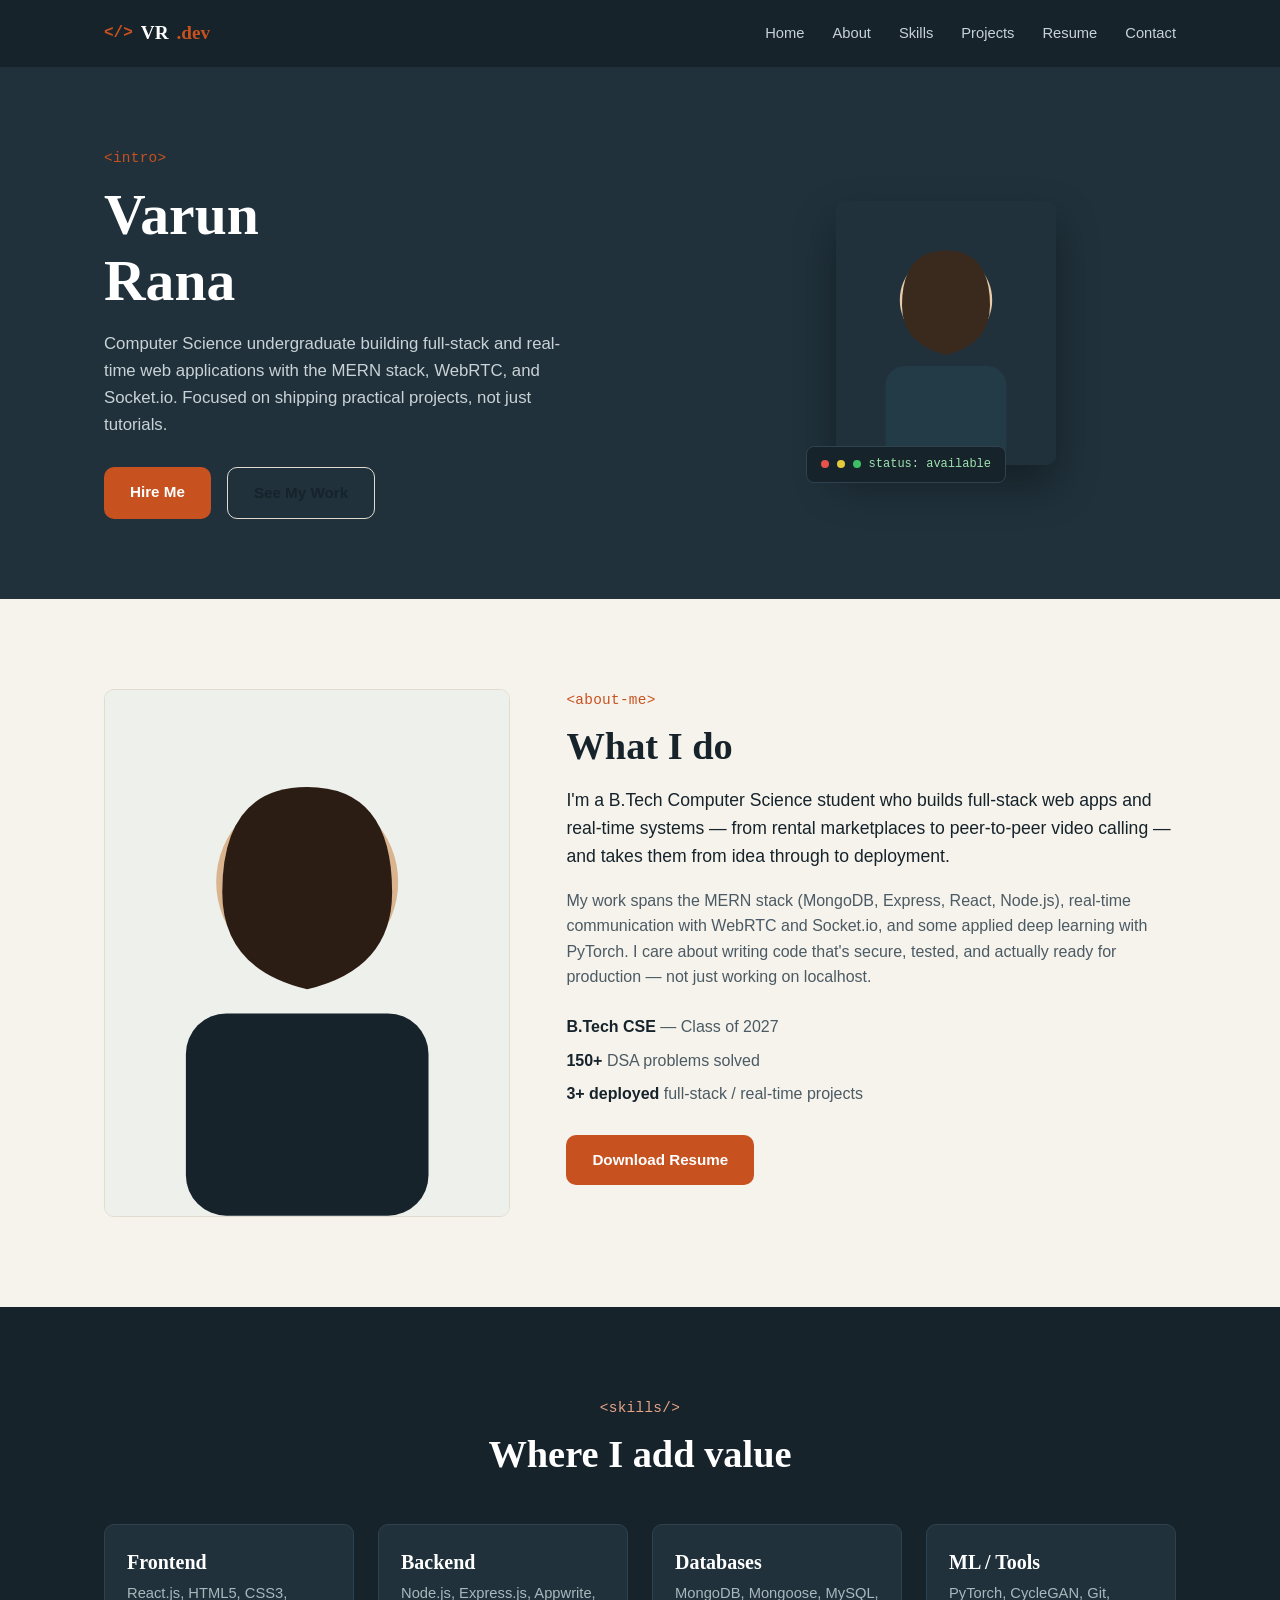
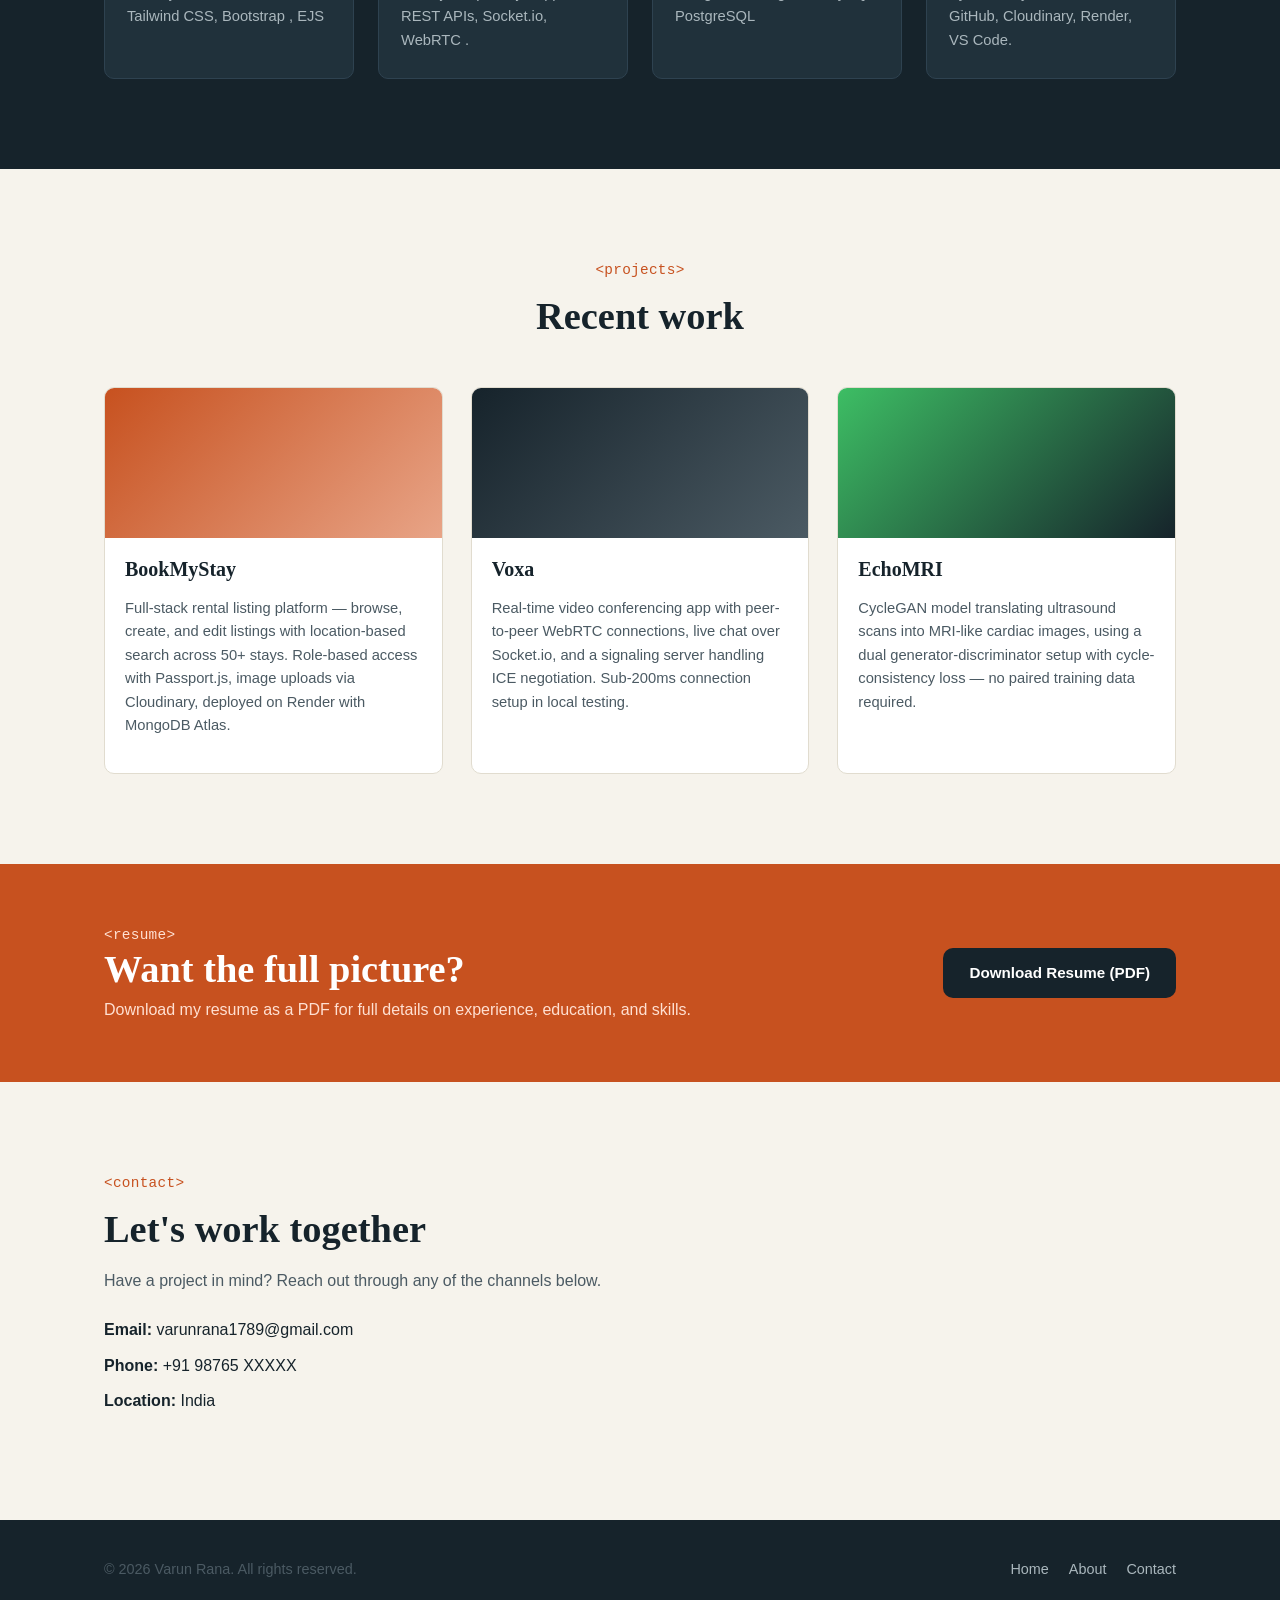
<file: Task_no_1_Protfolio/index.html>
<!DOCTYPE html>
<html lang="en">
<head>
<meta charset="UTF-8">
<meta name="viewport" content="width=device-width, initial-scale=1.0">
<title>Varun Rana — Full Stack Developer</title>
<link rel="stylesheet" href="style.css">
</head>
<body>

<!-- HEADER / NAV -->
<header class="site-header">
  <div class="container header-inner">
    <a href="#home" class="logo">
      <span class="logo-mark">&lt;/&gt;</span>
      VR<span class="accent">.dev</span>
    </a>
    <nav class="nav">
      <a href="#home">Home</a>
      <a href="#about">About</a>
      <a href="#skills">Skills</a>
      <a href="#projects">Projects</a>
      <a href="#resume">Resume</a>
      <a href="#contact">Contact</a>
    </nav>
    <button class="nav-toggle" aria-label="Open menu" id="navToggle">
      <span></span><span></span><span></span>
    </button>
  </div>
</header>

<!-- HERO -->
<section class="hero" id="home">
  <div class="container hero-inner">
    <div class="hero-text">
      <p class="eyebrow">&lt;intro&gt;</p>
      <h1>Varun<br>Rana</h1>
      <p class="hero-tagline">
        Computer Science undergraduate building full-stack and real-time
        web applications with the MERN stack, WebRTC, and Socket.io.
        Focused on shipping practical projects, not just tutorials.
      </p>
      <div class="hero-actions">
        <a href="#contact" class="btn btn-primary">Hire Me</a>
        <a href="#projects" class="btn btn-ghost">See My Work</a>
      </div>
    </div>
    <div class="hero-visual">
      <div class="hero-frame">
        <svg viewBox="0 0 200 240" class="avatar-svg" aria-label="Developer illustration">
          <rect width="200" height="240" fill="#20313b"/>
          <circle cx="100" cy="90" r="42" fill="#e7cbab"/>
          <path d="M60 95 Q60 45 100 45 Q140 45 140 95 Q140 130 100 140 Q60 130 60 95 Z" fill="#3a2a1e"/>
          <rect x="45" y="150" width="110" height="90" rx="18" fill="#233b47"/>
        </svg>
      </div>
      <div class="code-chip">
        <span class="dot red"></span><span class="dot yellow"></span><span class="dot green"></span>
        <code>status: available</code>
      </div>
    </div>
  </div>
</section>

<!-- ABOUT -->
<section class="about" id="about">
  <div class="container about-inner">
    <div class="about-visual">
      <svg viewBox="0 0 200 260" class="avatar-svg avatar-square" aria-label="Developer photo placeholder">
        <rect width="200" height="260" fill="#eef0ec"/>
        <circle cx="100" cy="95" r="45" fill="#d9b48f"/>
        <path d="M58 100 Q58 48 100 48 Q142 48 142 100 Q142 138 100 148 Q58 138 58 100 Z" fill="#2b1d14"/>
        <rect x="40" y="160" width="120" height="100" rx="20" fill="#16232b"/>
      </svg>
    </div>
    <div class="about-text">
      <p class="eyebrow">&lt;about-me&gt;</p>
      <h2>What I do</h2>
      <p class="lede">
        I'm a B.Tech Computer Science student who builds full-stack web apps
        and real-time systems — from rental marketplaces to peer-to-peer
        video calling — and takes them from idea through to deployment.
      </p>
      <p>
        My work spans the MERN stack (MongoDB, Express, React, Node.js),
        real-time communication with WebRTC and Socket.io, and some applied
        deep learning with PyTorch. I care about writing code that's secure,
        tested, and actually ready for production — not just working on
        localhost.
      </p>
      <ul class="about-facts">
        <li><strong>B.Tech CSE</strong> — Class of 2027</li>
        <li><strong>150+</strong> DSA problems solved</li>
        <li><strong>3+ deployed</strong> full-stack / real-time projects</li>
      </ul>
      <a href="#resume" class="btn btn-primary">Download Resume</a>
    </div>
  </div>
</section>

<!-- SKILLS -->
<section class="skills" id="skills">
  <div class="container">
    <p class="eyebrow center">&lt;skills/&gt;</p>
    <h2 class="center">Where I add value</h2>
    <div class="skills-grid">
      <div class="skill-card">
        <h3>Frontend</h3>
        <p>React.js, HTML5, CSS3, Tailwind CSS, Bootstrap , EJS</p>
      </div>
      <div class="skill-card">
        <h3>Backend</h3>
        <p>Node.js, Express.js, Appwrite, REST APIs, Socket.io, WebRTC .</p>
      </div>
      <div class="skill-card">
        <h3>Databases</h3>
        <p>MongoDB, Mongoose, MySQL, PostgreSQL</p>
      </div>
      <div class="skill-card">
        <h3>ML / Tools</h3>
        <p>PyTorch, CycleGAN, Git, GitHub, Cloudinary, Render, VS Code.</p>
      </div>
    </div>
  </div>
</section>

<!-- PROJECTS -->
<section class="projects" id="projects">
  <div class="container">
    <p class="eyebrow center">&lt;projects&gt;</p>
    <h2 class="center">Recent work</h2>
    <div class="projects-grid">
      <article class="project-card">
        <div class="project-thumb thumb-1"></div>
        <h3>BookMyStay</h3>
        <p>Full-stack rental listing platform — browse, create, and edit listings with location-based search across 50+ stays. Role-based access with Passport.js, image uploads via Cloudinary, deployed on Render with MongoDB Atlas.</p>
      </article>
      <article class="project-card">
        <div class="project-thumb thumb-2"></div>
        <h3>Voxa</h3>
        <p>Real-time video conferencing app with peer-to-peer WebRTC connections, live chat over Socket.io, and a signaling server handling ICE negotiation. Sub-200ms connection setup in local testing.</p>
      </article>
      <article class="project-card">
        <div class="project-thumb thumb-3"></div>
        <h3>EchoMRI</h3>
        <p>CycleGAN model translating ultrasound scans into MRI-like cardiac images, using a dual generator-discriminator setup with cycle-consistency loss — no paired training data required.</p>
      </article>
    </div>
  </div>
</section>

<!-- RESUME -->
<section class="resume" id="resume">
  <div class="container resume-inner">
    <div>
      <p class="eyebrow">&lt;resume&gt;</p>
      <h2>Want the full picture?</h2>
      <p>Download my resume as a PDF for full details on experience, education, and skills.</p>
    </div>
    <a href="Res.pdf" class="btn btn-primary" download>Download Resume (PDF)</a>
  </div>
</section>

<!-- CONTACT -->
<section class="contact" id="contact">
  <div class="container contact-inner">
    <div class="contact-info">
      <p class="eyebrow">&lt;contact&gt;</p>
      <h2>Let's work together</h2>
      <p>Have a project in mind? Reach out through any of the channels below.</p>
      <ul class="contact-list">
        <li><strong>Email:</strong> varunrana1789@gmail.com</li>
        <li><strong>Phone:</strong> +91 98765 XXXXX</li>
        <li><strong>Location:</strong> India</li>
      </ul>
    </div>
    
  </div>
</section>

<!-- FOOTER -->
<footer class="site-footer">
  <div class="container footer-inner">
    <p>&copy; 2026 Varun Rana. All rights reserved.</p>
    <div class="footer-links">
      <a href="#home">Home</a>
      <a href="#about">About</a>
      <a href="#contact">Contact</a>
    </div>
  </div>
</footer>

</body>
</html>
</file>
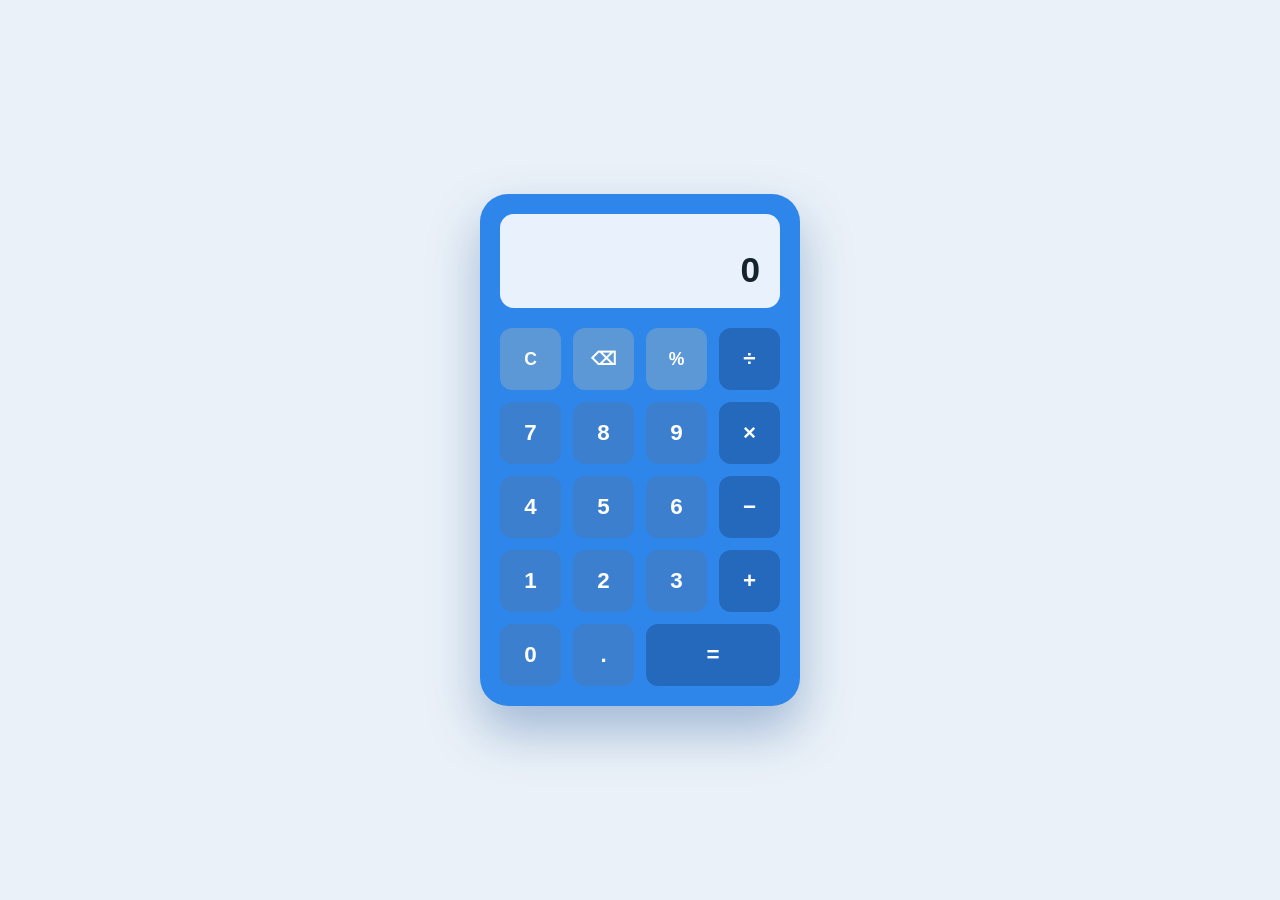
<file: Task_no_3_Calculator/index.html>
<!DOCTYPE html>
<html lang="en">
<head>
<meta charset="UTF-8">
<meta name="viewport" content="width=device-width, initial-scale=1.0">
<title>Calculator</title>
<link rel="stylesheet" href="style.css">
</head>
<body>

<div class="calculator">
  <div class="display">
    <div class="display-previous" id="displayPrevious"></div>
    <div class="display-current" id="displayCurrent">0</div>
  </div>

  <div class="keys">
    <button class="key key-fn" data-action="clear">C</button>
    <button class="key key-fn" data-action="backspace">⌫</button>
    <button class="key key-fn" data-action="percent">%</button>
    <button class="key key-op" data-action="operator" data-operator="÷">÷</button>

    <button class="key key-num" data-action="number">7</button>
    <button class="key key-num" data-action="number">8</button>
    <button class="key key-num" data-action="number">9</button>
    <button class="key key-op" data-action="operator" data-operator="×">×</button>

    <button class="key key-num" data-action="number">4</button>
    <button class="key key-num" data-action="number">5</button>
    <button class="key key-num" data-action="number">6</button>
    <button class="key key-op" data-action="operator" data-operator="−">−</button>

    <button class="key key-num" data-action="number">1</button>
    <button class="key key-num" data-action="number">2</button>
    <button class="key key-num" data-action="number">3</button>
    <button class="key key-op" data-action="operator" data-operator="+">+</button>

    <button class="key key-num key-zero" data-action="number">0</button>
    <button class="key key-num" data-action="decimal">.</button>
    <button class="key key-equals" data-action="equals">=</button>
  </div>
</div>

<script src="script.js"></script>
</body>
</html>
</file>
<file: Task_no_1_Protfolio/style.css>
:root {
  --ink: #16232B;
  --ink-soft: #20313B;
  --cream: #F6F3EC;
  --signal: #C7511F;
  --signal-dark: #A8410F;
  --slate: #4B5A63;
  --white: #FFFFFF;
  --border: #E1DCCF;
  --radius: 10px;
  --font-display: Georgia, "Iowan Old Style", "Times New Roman", serif;
  --font-body: -apple-system, BlinkMacSystemFont, "Segoe UI", Roboto, Helvetica, Arial, sans-serif;
  --font-mono: "SFMono-Regular", Consolas, "Liberation Mono", Menlo, monospace;
}

* { box-sizing: border-box; }

html { scroll-behavior: smooth; }

body {
  margin: 0;
  font-family: var(--font-body);
  color: var(--ink);
  background: var(--cream);
  line-height: 1.6;
}

.container {
  max-width: 1120px;
  margin: 0 auto;
  padding: 0 24px;
}

h1, h2, h3 {
  font-family: var(--font-display);
  line-height: 1.15;
  margin: 0 0 16px;
}

h1 { font-size: clamp(2.4rem, 5vw, 3.6rem); }
h2 { font-size: clamp(1.8rem, 3vw, 2.4rem); }
h3 { font-size: 1.25rem; }

p { color: var(--slate); }

a { color: inherit; text-decoration: none; }

.eyebrow {
  font-family: var(--font-mono);
  color: var(--signal);
  letter-spacing: 0.02em;
  font-size: 0.9rem;
  margin: 0 0 12px;
}

.center { text-align: center; margin-left: auto; margin-right: auto; }

.btn {
  display: inline-block;
  padding: 13px 26px;
  border-radius: var(--radius);
  font-weight: 600;
  font-size: 0.95rem;
  transition: transform 0.15s ease, background 0.15s ease;
}

.btn-primary {
  background: var(--signal);
  color: var(--white);
}
.btn-primary:hover { background: var(--signal-dark); transform: translateY(-1px); }

.btn-ghost {
  border: 1px solid var(--border);
  color: var(--ink);
}
.btn-ghost:hover { border-color: var(--signal); color: var(--signal); }

.site-header {
  position: sticky;
  top: 0;
  z-index: 50;
  background: var(--ink);
  color: var(--white);
}

.header-inner {
  display: flex;
  align-items: center;
  justify-content: space-between;
  padding-top: 18px;
  padding-bottom: 18px;
}

.logo {
  font-family: var(--font-display);
  font-size: 1.2rem;
  font-weight: bold;
  color: var(--white);
  display: flex;
  align-items: center;
  gap: 8px;
}

.logo-mark {
  font-family: var(--font-mono);
  color: var(--signal);
  font-size: 1rem;
}

.accent { color: var(--signal); }

.nav {
  display: flex;
  gap: 28px;
}

.nav a {
  color: #C9D2D6;
  font-size: 0.92rem;
}
.nav a:hover { color: var(--white); }

.nav-toggle {
  display: none;
  flex-direction: column;
  gap: 5px;
  background: none;
  border: none;
  cursor: pointer;
}
.nav-toggle span {
  width: 22px;
  height: 2px;
  background: var(--white);
}


.hero {
  background: var(--ink-soft);
  color: var(--white);
  padding: 80px 0;
}

.hero-inner {
  display: grid;
  grid-template-columns: 1.1fr 0.9fr;
  gap: 48px;
  align-items: center;
}

.hero h1 { color: var(--white); }

.hero-tagline {
  color: #C9D2D6;
  font-size: 1.05rem;
  max-width: 480px;
  margin-bottom: 28px;
}

.hero-actions { display: flex; gap: 16px; flex-wrap: wrap; }

.hero-visual { position: relative; justify-self: center; }

.hero-frame {
  width: 220px;
  border-radius: var(--radius);
  overflow: hidden;
  box-shadow: 0 20px 40px rgba(0,0,0,0.35);
}

.avatar-svg { width: 100%; display: block; }

.code-chip {
  position: absolute;
  bottom: -18px;
  left: -30px;
  background: var(--ink);
  border: 1px solid #2E4250;
  border-radius: 8px;
  padding: 8px 14px;
  display: flex;
  align-items: center;
  gap: 8px;
  font-family: var(--font-mono);
  font-size: 0.75rem;
  color: #9FE3B0;
}

.dot { width: 8px; height: 8px; border-radius: 50%; display: inline-block; }
.dot.red { background: #E5534B; }
.dot.yellow { background: #E5C93B; }
.dot.green { background: #3DBE64; }

.about { padding: 90px 0; background: var(--cream); }

.about-inner {
  display: grid;
  grid-template-columns: 0.8fr 1.2fr;
  gap: 56px;
  align-items: start;
}

.about-visual .avatar-svg {
  border-radius: var(--radius);
  border: 1px solid var(--border);
}

.lede {
  font-size: 1.1rem;
  color: var(--ink);
}

.about-facts {
  list-style: none;
  padding: 0;
  margin: 24px 0 28px;
  display: flex;
  flex-direction: column;
  gap: 8px;
}
.about-facts li { color: var(--slate); }
.about-facts strong { color: var(--ink); }

/* ---------- Skills ---------- */
.skills { padding: 90px 0; background: var(--ink); color: var(--white); }
.skills h2 { color: var(--white); }
.skills .eyebrow { color: #E8A487; }

.skills-grid {
  margin-top: 48px;
  display: grid;
  grid-template-columns: repeat(4, 1fr);
  gap: 24px;
}

.skill-card {
  background: var(--ink-soft);
  border: 1px solid #2E4250;
  border-radius: var(--radius);
  padding: 26px 22px;
}
.skill-card h3 { color: var(--white); margin-bottom: 8px; }
.skill-card p { color: #AAB7BD; font-size: 0.92rem; margin: 0; }

.projects { padding: 90px 0; background: var(--cream); }

.projects-grid {
  margin-top: 48px;
  display: grid;
  grid-template-columns: repeat(3, 1fr);
  gap: 28px;
}

.project-card {
  background: var(--white);
  border: 1px solid var(--border);
  border-radius: var(--radius);
  overflow: hidden;
}

.project-thumb { height: 150px; }
.thumb-1 { background: linear-gradient(135deg, #C7511F, #E8A487); }
.thumb-2 { background: linear-gradient(135deg, #16232B, #4B5A63); }
.thumb-3 { background: linear-gradient(135deg, #3DBE64, #16232B); }

.project-card h3, .project-card p { padding: 0 20px; }
.project-card h3 { margin-top: 20px; }
.project-card p { padding-bottom: 20px; font-size: 0.92rem; }

.resume { background: var(--signal); color: var(--white); padding: 60px 0; }
.resume .eyebrow { color: #FFE0D2; }
.resume h2 { color: var(--white); margin-bottom: 6px; }
.resume p { color: #FFE0D2; margin: 0; }

.resume-inner {
  display: flex;
  justify-content: space-between;
  align-items: center;
  gap: 24px;
  flex-wrap: wrap;
}

.resume .btn-primary { background: var(--ink); }
.resume .btn-primary:hover { background: #0d1519; }

.contact { padding: 90px 0; background: var(--cream); }

.contact-inner {
  display: grid;
  grid-template-columns: 1fr 1fr;
  gap: 56px;
}

.contact-list {
  list-style: none;
  padding: 0;
  margin-top: 24px;
  display: flex;
  flex-direction: column;
  gap: 10px;
}
.contact-list strong { color: var(--ink); }

.contact-form {
  display: flex;
  flex-direction: column;
  gap: 16px;
}

.contact-form label {
  display: flex;
  flex-direction: column;
  gap: 6px;
  font-size: 0.9rem;
  color: var(--slate);
}

.contact-form input,
.contact-form textarea {
  font-family: var(--font-body);
  font-size: 0.95rem;
  padding: 12px 14px;
  border: 1px solid var(--border);
  border-radius: 8px;
  background: var(--white);
  color: var(--ink);
  resize: vertical;
}

.contact-form input:focus,
.contact-form textarea:focus {
  outline: 2px solid var(--signal);
  outline-offset: 1px;
}

.contact-form button { align-self: flex-start; }

.site-footer {
  background: var(--ink);
  color: #AAB7BD;
  padding: 24px 0;
}

.footer-inner {
  display: flex;
  justify-content: space-between;
  align-items: center;
  flex-wrap: wrap;
  gap: 12px;
  font-size: 0.9rem;
}

.footer-links { display: flex; gap: 20px; }
.footer-links a:hover { color: var(--white); }

@media (max-width: 900px) {
  .hero-inner, .about-inner, .contact-inner {
    grid-template-columns: 1fr;
  }
  .hero-visual { order: -1; }
  .skills-grid { grid-template-columns: repeat(2, 1fr); }
  .projects-grid { grid-template-columns: 1fr; }
}

@media (max-width: 640px) {
  .nav { display: none; }
  .nav-toggle { display: flex; }
  .skills-grid { grid-template-columns: 1fr; }
  .resume-inner { flex-direction: column; align-items: flex-start; }
}

@media (prefers-reduced-motion: reduce) {
  * { transition: none !important; }
}
</file>
<file: Task_no_3_Calculator/style.css>
:root {
  --blue: #2E86EB;
  --blue-dark: #2569BC;
  --blue-key: #3B7FCE;
  --blue-key-light: #5C97D6;
  --white: #FFFFFF;
  --display-bg: #E9F2FC;
  --ink: #16232B;
}

* { box-sizing: border-box; }

body {
  margin: 0;
  min-height: 100vh;
  display: flex;
  align-items: center;
  justify-content: center;
  background: #EAF1F8;
  font-family: -apple-system, BlinkMacSystemFont, "Segoe UI", Roboto, Helvetica, Arial, sans-serif;
}

.calculator {
  width: 320px;
  background: var(--blue);
  border-radius: 28px;
  padding: 20px;
  box-shadow: 0 25px 50px rgba(30, 80, 150, 0.35);
}

.display {
  background: var(--display-bg);
  border-radius: 14px;
  padding: 18px 20px;
  margin-bottom: 20px;
  text-align: right;
  min-height: 78px;
  display: flex;
  flex-direction: column;
  justify-content: flex-end;
  overflow: hidden;
}

.display-previous {
  color: #6B87A3;
  font-size: 0.95rem;
  min-height: 1.2em;
}

.display-current {
  color: var(--ink);
  font-size: 2.2rem;
  font-weight: 600;
  white-space: nowrap;
  overflow: hidden;
  text-overflow: ellipsis;
}

.keys {
  display: grid;
  grid-template-columns: repeat(4, 1fr);
  gap: 12px;
}

.key {
  border: none;
  border-radius: 12px;
  font-size: 1.4rem;
  font-weight: 600;
  padding: 18px 0;
  cursor: pointer;
  color: var(--white);
  background: var(--blue-key);
  transition: transform 0.08s ease, filter 0.15s ease;
}

.key:hover { filter: brightness(1.08); }
.key:active { transform: scale(0.95); }

.key-num { background: var(--blue-key); }

.key-fn {
  background: var(--blue-key-light);
  font-size: 1.1rem;
}

.key-op {
  background: var(--blue-dark);
}

.key-equals {
  background: var(--blue-dark);
  grid-column: span 2;
}

.key-zero {
  grid-column: span 1;
}

@media (max-width: 360px) {
  .calculator { width: 92vw; }
}
</file>
